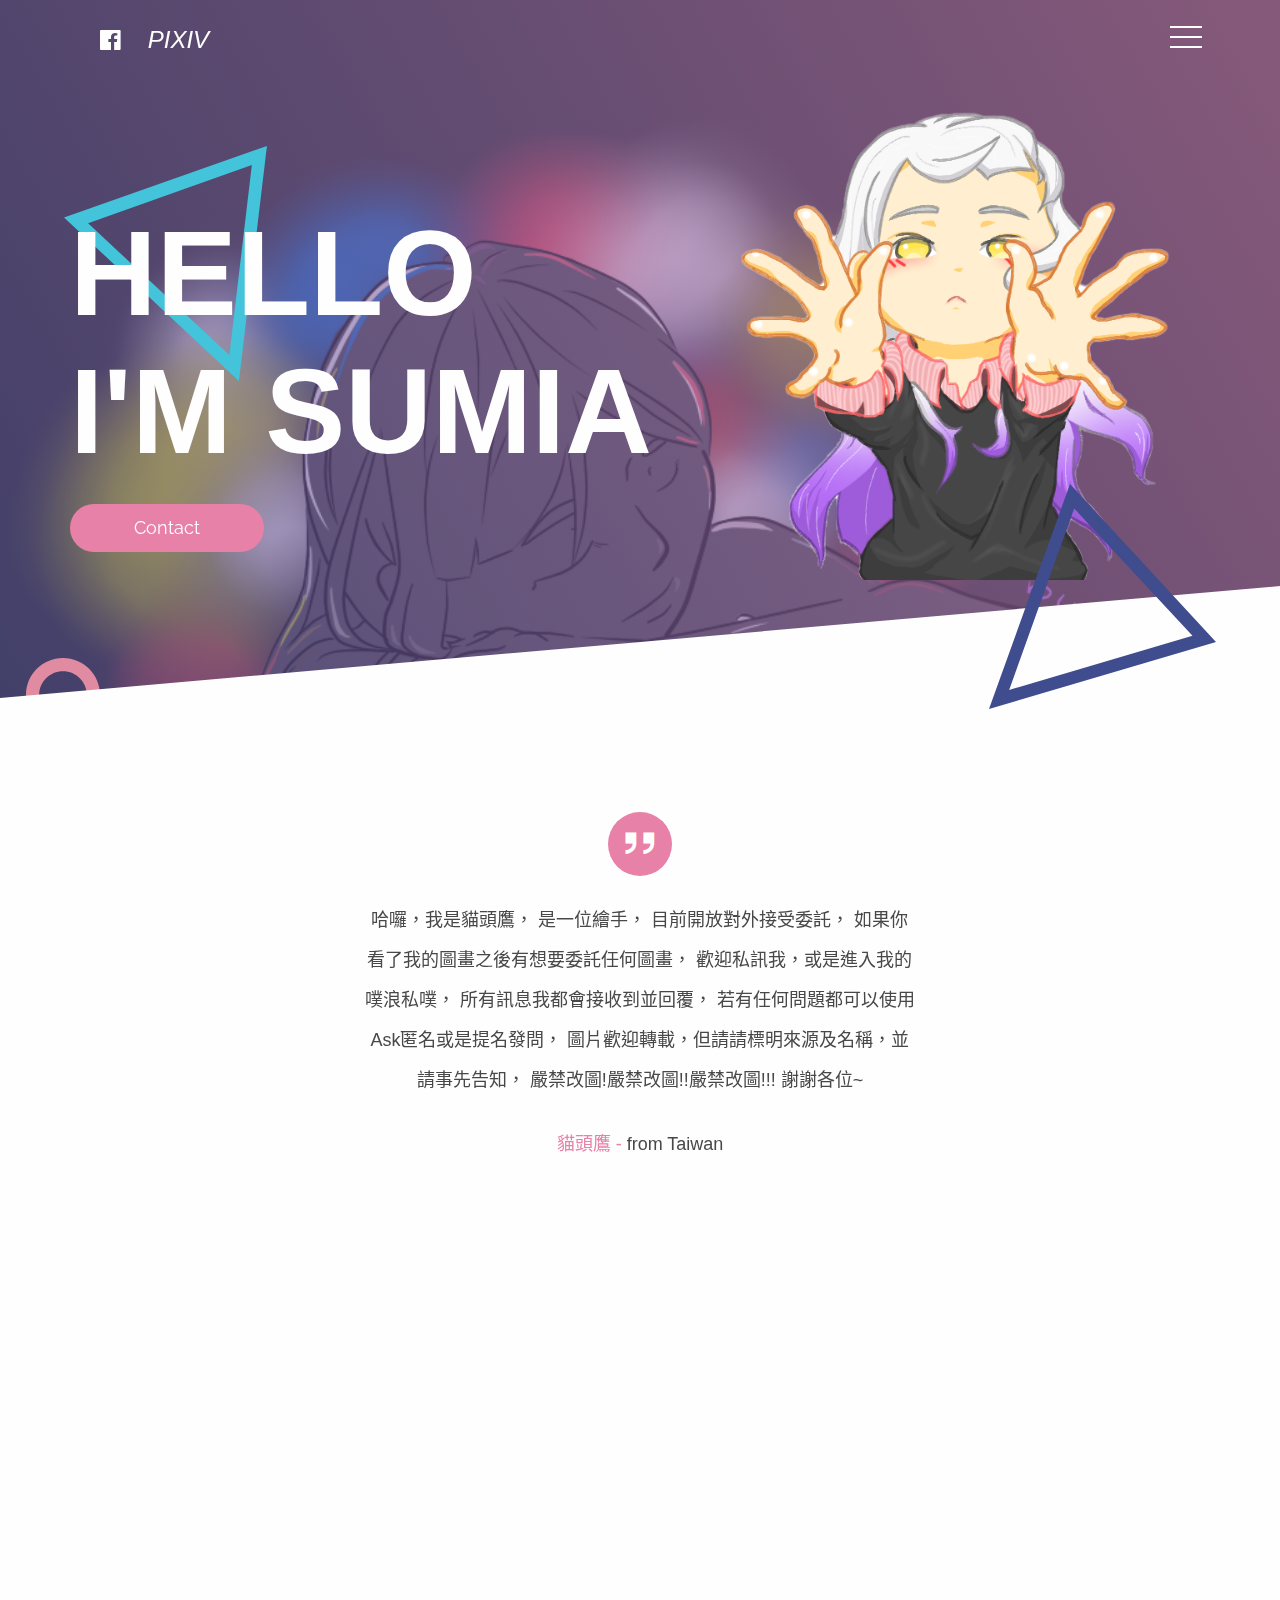
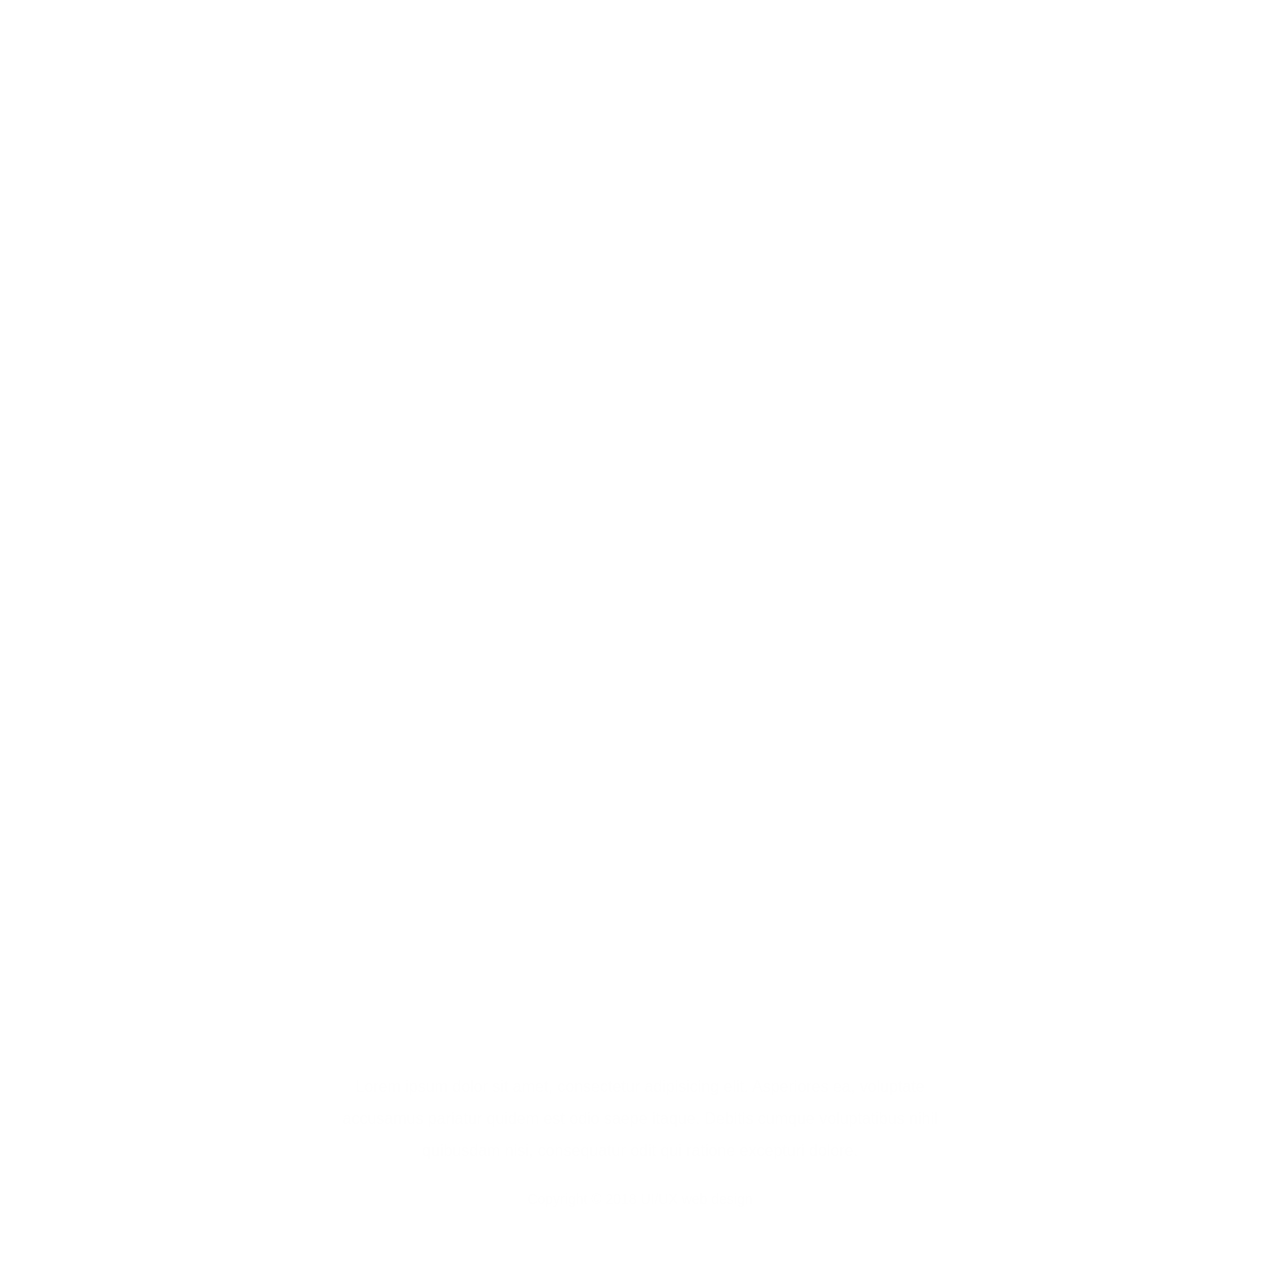
<file: index.html>
<!DOCTYPE html>
<html lang="zh-TW">
<head>
	<meta charset="UTF-8">
	<title>Sumia's resume</title>
	<meta name="viewport" content="width=device-width, initial-scale=1.0, user-scalable=0">
	<link rel="icon" type="image/x-icon" href="images/favicon.ico" />
	<!-- CSS -->
	<link rel="stylesheet" href="https://use.fontawesome.com/releases/v5.1.0/css/all.css" integrity="sha384-lKuwvrZot6UHsBSfcMvOkWwlCMgc0TaWr+30HWe3a4ltaBwTZhyTEggF5tJv8tbt"
    crossorigin="anonymous">
	<link rel="stylesheet" href="css/base.css">
	<link rel="stylesheet" href="css/layout.css">
	<link rel="stylesheet" href="css/animate.css">
	<link rel="stylesheet" href="css/jquery.fancybox.css">
	<link rel="stylesheet" href="css/component.css">
</head>
<body>
	<div class="wrapper">

		<!-- Start bg -->
		<div class="bg"></div>
		<!-- End bg -->

		<!-- Strat header -->
		<header class="header js-header">
			<div class="container">
				<div class="navbar navbar--collapse u-clearfix">
					<div class="social-bar navbar__social-bar">
						<a href="https://www.facebook.com/OwlFukurouYui/" target="_blank" class="icon-btn" style="width: 64px;">
							<i class="icon icon-facebook-official"></i>
						</a>
						<a href="#" class="icon-btn" style="width: 64px;">
							<i class="icon">PIXIV</i>
						</a>
					</div>
					<div class="nav navbar__nav">
						<a href="#popup-overlay" class="menu-toggle">
							<span></span>
							<span></span>
							<span></span>
						</a>
						<div id="popup-overlay" class="popup-menu">
							<div class="container">
								<div class="u-clearfix">
									<a href="#" class="popup-menu__close">
										<span></span>
										<span></span>
									</a>
								</div>
								<ul>
									<li><a href="#about" class="popup-menu__item">ABOUT</a></li>
									<!-- <li><a href="#skill" class="popup-menu__item">SKILL</a></li>
									<li><a href="#experience" class="popup-menu__item">EXPERIENCE</a></li> -->
									<li><a href="#work" class="popup-menu__item">MY WORK</a></li>
									<li><a href="#contact" class="popup-menu__item">CONTACT</a></li>
								</ul>
								
							</div>
								
						</div>
					</div>
				</div>
			</div>
		</header>
		<!-- End header -->

		<!-- Strat main -->
		<section class="main">

			<!-- Start about -->
			<div id="about" class="hero">
				<img class="graphic_001 u-xs-hidden" data-stellar-ratio="1.5" src="images/parallax_graphic/tri-blue.svg" alt="">
				<img class="graphic_002" data-stellar-ratio="1.5"  src="images/parallax_graphic/cir-pink-sm.svg" alt="">
				<div class="hero__bg"></div>
				<div class="container">
					<div class="hero__content wow bounceInLeft">
						<h1 class="hero__heading">HELLO<br>I'M SUMIA</h1>
						<a href="#contact" class="btn btn--primary btn--md">Contact</a>
					</div>
				</div>
			</div>
			<!-- End about -->
	
			<!-- Start quote -->
			<div class="quote bg-color-white lean-bg--top lean-bg--no-margin">
				<img class="graphic_003 u-xs-hidden" data-stellar-ratio="1.5" src="images/parallax_graphic/tri-purple.svg" alt="">
				<img class="graphic_004 u-xs-hidden" data-stellar-ratio="1.5" src="images/parallax_graphic/dot-blue.svg" alt="">
				<div class="container">
					<div class="row">
						<div class="col-sm-6 col-sm-push-3">
							<div class="quote__content">
								<div class="quote__icon">
									<i class="icon-quote-right"></i>
								</div>
								<p class="quote__text">哈囉，我是貓頭鷹，
										是一位繪手，
										目前開放對外接受委託，
										如果你看了我的圖畫之後有想要委託任何圖畫，
										歡迎私訊我，或是進入我的噗浪私噗，
										所有訊息我都會接收到並回覆，
										若有任何問題都可以使用Ask匿名或是提名發問，
										圖片歡迎轉載，但請請標明來源及名稱，並請事先告知，
										嚴禁改圖!嚴禁改圖!!嚴禁改圖!!!
										謝謝各位~</p>
								<div class="quote__name"><span>貓頭鷹 - </span>from Taiwan</div>
							</div>
						</div>
					</div>			
				</div>
			</div>
			<!-- End quote -->

			<!-- Start skill -->
			<div id="skill" class="skill bg-color-white ">
				<img class="graphic_005" data-stellar-ratio="1.5" src="images/parallax_graphic/cir-pink-md.svg" alt="">
				<img class="graphic_006" data-stellar-ratio="1.5" src="images/parallax_graphic/dot-grey.svg" alt="">
				<div class="container">
					<h2 class="subtitle u-text-center wow bounceInUp">SKILL</h2>
					<div class="skill-group">
						<div class="row">
							<div class="col-sm-6">
								<div class="skill-card wow bounceInUp">
									<div class="skill-card__inner">
										<h4 class="skill-card__title">畫像繪製</h4>
										<p class="skill-card__text">Lorem ipsum dolor sit amet, consectetur adipisicing elit. Consequuntur fugit earum harum, ex inventore quibusdam, eius ad corporis laborum officia.</p>
									</div>
									<!-- <div class="skill-card__icon">
										<img class="image" src="images/skill_icon/html-icon.png" alt="">
									</div> -->
								</div>
							</div>
							<div class="col-sm-6">
								<div class="skill-card wow bounceInUp" data-wow-delay="0.5s">
									<div class="skill-card__inner">
										<h4 class="skill-card__title">背景圖</h4>
										<p class="skill-card__text">Lorem ipsum dolor sit amet, consectetur adipisicing elit. Consequuntur fugit earum harum, ex inventore quibusdam, eius ad corporis laborum officia.</p>
									</div>
									<!-- <div class="skill-card__icon">
										<img class="image" src="images/skill_icon/css-icon.png" alt="">
									</div> -->
								</div>
							</div>
						</div>	
						<div class="row">
							<div class="col-sm-6">
								<div class="skill-card wow bounceInUp" data-wow-delay="1s">
									<div class="skill-card__inner">
										<h4 class="skill-card__title">商標</h4>
										<p class="skill-card__text">Lorem ipsum dolor sit amet, consectetur adipisicing elit. Consequuntur fugit earum harum, ex inventore quibusdam, eius ad corporis laborum officia.</p>
									</div>
									<!-- <div class="skill-card__icon">
										<img class="image" src="images/skill_icon/sketch-icon.png" alt="">
									</div> -->
								</div>
							</div>
							<div class="col-sm-6">
								<div class="skill-card wow bounceInUp" data-wow-delay="1.5s">
									<div class="skill-card__inner">
										<h4 class="skill-card__title">客製化圖樣</h4>
										<p class="skill-card__text">Lorem ipsum dolor sit amet, consectetur adipisicing elit. Consequuntur fugit earum harum, ex inventore quibusdam, eius ad corporis laborum officia.</p>
									</div>
									<!-- <div class="skill-card__icon">
										<img class="image" src="images/skill_icon/ai-icon.png" alt="">
									</div> -->
								</div>
							</div>
						</div>
					</div>
				</div>
			</div>
			<!-- End skill -->

			<!-- Start experience -->
			<!-- <div id="experience" class="experience">
				<img class="graphic_007 u-xs-hidden" data-stellar-ratio="1.5" src="images/parallax_graphic/cir-purple-lg.svg" alt="">
				<img class="graphic_008" data-stellar-ratio="1.5" src="images/parallax_graphic/dot-grey.svg" alt="">
				<img class="graphic_009" data-stellar-ratio="1.5" src="images/parallax_graphic/cir-pink-sm.svg" alt="">
				<img class="graphic_010 u-xs-hidden" data-stellar-ratio="1.5" src="images/parallax_graphic/dot-blue.svg" alt="">
				<div class="container">
					<h2 class="subtitle u-text-center color-white wow bounceInUp">EXPERIENCE</h2>
					<div class="timeline-group">
						<div class="timeline"></div>
						<div class="timeline-cards">
							<div class="timeline-cards__row">
								<div class="timeline-card wow bounceInUp">
									<p class="timeline-card__text">Lorem ipsum dolor sit amet, consectetur adipisicing elit. Eius tempora aliquid, ab totam quidem voluptate molestiae. Ex distinctio illo perferendis.</p>
								</div>
							</div>
							<div class="timeline-cards__row">
								<div class="timeline-card wow bounceInUp">
									<p class="timeline-card__text">Lorem ipsum dolor sit amet, consectetur adipisicing elit. Eius tempora aliquid, ab totam quidem voluptate molestiae. Ex distinctio illo perferendis.</p>
								</div>
							</div>
							<div class="timeline-cards__row">
								<div class="timeline-card wow bounceInUp">
									<p class="timeline-card__text">Lorem ipsum dolor sit amet, consectetur adipisicing elit. Eius tempora aliquid, ab totam quidem voluptate molestiae. Ex distinctio illo perferendis.</p>
								</div>
							</div>
							<div class="timeline-cards__row">
								<div class="timeline-card wow bounceInUp">
									<p class="timeline-card__text">Lorem ipsum dolor sit amet, consectetur adipisicing elit. Eius tempora aliquid, ab totam quidem voluptate molestiae. Ex distinctio illo perferendis.</p>
								</div>
							</div>
							<div class="timeline-cards__row">
								<div class="timeline-card wow bounceInUp">
									<p class="timeline-card__text">Lorem ipsum dolor sit amet, consectetur adipisicing elit. Eius tempora aliquid, ab totam quidem voluptate molestiae. Ex distinctio illo perferendis.</p>
								</div>
							</div>
						</div>
					</div>
				</div>
			</div> -->
			<!-- End experience -->

			<!-- Start work -->
			<div id="work" class="work bg-color-white lean-bg--top lean-bg--bottom">
				<img class="graphic_011" data-stellar-ratio="1.5" src="images/parallax_graphic/cir-pink-lg.svg" alt="">
				<img class="graphic_012" data-stellar-ratio="1.5" src="images/parallax_graphic/dot-grey.svg" alt="">
				<img class="graphic_013" data-stellar-ratio="1.5" src="images/parallax_graphic/tri-blue.svg" alt="">
				<img class="graphic_014 u-xs-hidden" data-stellar-ratio="1.5" src="images/parallax_graphic/cir-purple-md.svg" alt="">
				<img class="graphic_015" data-stellar-ratio="1.5" src="images/parallax_graphic/dot-grey.svg" alt="">
				<img class="graphic_016" data-stellar-ratio="1.5" src="images/parallax_graphic/cir-pink-md.svg" alt="">
				<img class="graphic_017" data-stellar-ratio="1.5" src="images/parallax_graphic/dot-blue.svg" alt="">
				<img class="graphic_018" data-stellar-ratio="1.5" src="images/parallax_graphic/cir-pink-sm.svg" alt="">
				<img class="graphic_019" data-stellar-ratio="1.5" src="images/parallax_graphic/tri-purple.svg" alt="">
				<div class="container">
					<h2 class="subtitle u-text-center wow bounceInUp">MY WORKS</h2>
					<div class="work-list">
						<div class="work-item wow fadeInUp">
							<div class="row">
								<div class="col-sm-6 col-sm-push-5">
									<div class="imgbox">
										<a href="picture/59099234_p0.png" data-fancybox="group">
											<div class="imgbox__inner imgbox__inner--4-3">
												<div class="image" style="background-image: url('picture/59099234_p0.png');"></div>
											</div>
										</a>
									</div>
								</div>
								<div class="col-sm-4 col-sm-pull-5">
									<div class="work-item__text work-item__text--right">
										<h3 class="work-item__title work-item__title--left">仰ぎ見る</h3>
										<p class="work-item__intro">Lorem ipsum dolor sit amet, consectetur adipisicing elit. Repellendus quisquam reprehenderit perspiciatis minima unde rerum magnam, sit tenetur odio? Est!</p>
										<a href="#" class="text-btn text-btn--primary text-btn--lg">Show project</a>
									</div>
								</div>
							</div>
						</div>
						<div class="work-item wow fadeInUp">
							<div class="row">
								<div class="col-sm-6 col-sm-push-1">
									<div class="imgbox">
										<a href="picture/59364881_p0.png" data-fancybox="group">
											<div class="imgbox__inner imgbox__inner--4-3">
												<div class="image" style="background-image: url('picture/59364881_p0.png');"></div>
											</div>
										</a>
									</div>
								</div>
								<div class="col-sm-4 col-sm-push-1">
									<div class="work-item__text">
										<h3 class="work-item__title work-item__title--right">束縛</h3>
										<p class="work-item__intro">Lorem ipsum dolor sit amet, consectetur adipisicing elit. Repellendus quisquam reprehenderit perspiciatis minima unde rerum magnam, sit tenetur odio? Est!</p>
										<a href="#" class="text-btn text-btn--primary text-btn--lg">Show project</a>
									</div>
								</div>
							</div>
						</div>
						<div class="work-item wow fadeInUp">
							<div class="row">
								<div class="col-sm-6 col-sm-push-6">
									<div class="imgbox">
										<a href="picture/60309922_p0_master1200.jpg" data-fancybox="group">
											<div class="imgbox__inner imgbox__inner--4-3">
												<div class="image" style="background-image: url('picture/60309922_p0_master1200.jpg');"></div>
											</div>
										</a>
									</div>
								</div>
								<div class="col-sm-4 col-sm-pull-5">
									<div class="work-item__text">
										<h3 class="work-item__title work-item__title--right">ハグ</h3>
										<p class="work-item__intro">Lorem ipsum dolor sit amet, consectetur adipisicing elit. Repellendus quisquam reprehenderit perspiciatis minima unde rerum magnam, sit tenetur odio? Est!</p>
										<a href="#" class="text-btn text-btn--primary text-btn--lg">Show project</a>
									</div>
								</div>
							</div>
						</div>
						<div class="work-item wow fadeInUp">
							<div class="row">
								<div class="col-sm-6 col-sm-push-1">
									<div class="imgbox">
										<a href="picture/61032636_p0_master1200.jpg" data-fancybox="group">
											<div class="imgbox__inner imgbox__inner--4-3">
												<div class="image" style="background-image: url('picture/61032636_p0_master1200.jpg');"></div>
											</div>
										</a>
									</div>
								</div>
								<div class="col-sm-4 col-sm-push-1">
									<div class="work-item__text">
										<h3 class="work-item__title">髪を結ぶ</h3>
										<p class="work-item__intro">Lorem ipsum dolor sit amet, consectetur adipisicing elit. Repellendus quisquam reprehenderit perspiciatis minima unde rerum magnam, sit tenetur odio? Est!</p>
										<a href="#" class="text-btn text-btn--primary text-btn--lg">Show project</a>
									</div>
								</div>
							</div>
						</div>
						<div class="work-item wow fadeInUp">
							<div class="row">
								<div class="col-sm-6 col-sm-push-5">
									<div class="imgbox">
										<a href="picture/62870219_p0.png" data-fancybox="group">
											<div class="imgbox__inner imgbox__inner--4-3">
												<div class="image" style="background-image: url('picture/62870219_p0.png');"></div>
											</div>
										</a>
									</div>
								</div>
								<div class="col-sm-4 col-sm-pull-5">
									<div class="work-item__text work-item__text--right">
										<h3 class="work-item__title work-item__title--left">うさぎは好きです</h3>
										<p class="work-item__intro">Lorem ipsum dolor sit amet, consectetur adipisicing elit. Repellendus quisquam reprehenderit perspiciatis minima unde rerum magnam, sit tenetur odio? Est!</p>
										<a href="#" class="text-btn text-btn--primary text-btn--lg">Show project</a>
									</div>
								</div>
							</div>
						</div>
						<div class="work-item wow fadeInUp">
								<div class="row">
									<div class="col-sm-6 col-sm-push-5">
										<div class="imgbox">
											<a href="picture/59222046_p0.png" data-fancybox="group">
												<div class="imgbox__inner imgbox__inner--4-3">
													<div class="image" style="background-image: url('picture/59222046_p0.png');"></div>
												</div>
											</a>
										</div>
									</div>
									<div class="col-sm-4 col-sm-pull-5">
										<div class="work-item__text work-item__text--right">
											<h3 class="work-item__title work-item__title--left">JUMP!★</h3>
											<p class="work-item__intro">Lorem ipsum dolor sit amet, consectetur adipisicing elit. Repellendus quisquam reprehenderit perspiciatis minima unde rerum magnam, sit tenetur odio? Est!</p>
											<a href="#" class="text-btn text-btn--primary text-btn--lg">Show project</a>
										</div>
									</div>
								</div>
							</div>
					</div>
					<div class="btn-group btn-group--center">
						<a href="https://www.facebook.com/OwlFukurouYui/" target="_blank" class="btn btn--secondary btn--md wow bounceIn">更多作品</a>
					</div>
				</div>
			</div>
			<!-- End work -->

			<!-- Start contact -->
			<div id="contact" class="contact">
				<img class="graphic_020" data-stellar-ratio="1.5" src="images/parallax_graphic/dot-grey.svg" alt="">
				<img class="graphic_021" data-stellar-ratio="1.5" src="images/parallax_graphic/cir-pink-sm.svg" alt="">
				<img class="graphic_022" data-stellar-ratio="1.5" src="images/parallax_graphic/tri-blue.svg" alt="">
				<img class="graphic_023 u-xs-hidden" data-stellar-ratio="1.5" src="images/parallax_graphic/dot-blue.svg" alt="">
				<img class="graphic_024" data-stellar-ratio="1.5" src="images/parallax_graphic/cir-purple-md.svg" alt="">
				<div class="container">
					<h2 class="subtitle u-text-center color-white wow bounceInUp">CONTACT</h2>
					<form action="" class="form wow fadeInUp">
						<label for="">Name</label>
						<input type="text">
						<div class="row">
							<div class="col-sm-6">
								<label for="">Phone</label>
								<input type="tel">
							</div>
							<div class="col-sm-6">
								<label for="">Email</label>
								<input type="email">
							</div>
						</div>
						<label for="">Message</label>
						<textarea name="" id="" cols="30" rows="10"></textarea>
						<div class="btn-group btn-group--center form__btn-group">
							<input type="submit" class="btn btn--primary btn--md" value="Send">
						</div>
					</form>
					<div class="divide-text wow fadeIn">or</div>
					<div class="info">
						<div class="info__email wow bounceInUp">
							<a href="mailTo:haha123@gmail.com">sumia8787@gmail.com</a>
						</div>
						<div class="info__phone wow bounceInUp">
							<a href="tel:0989123456">0987878787</a>
						</div>
						<div class="social-bar info__social-bar">
							<a href="#" class="icon-btn wow bounceIn" data-wow-delay="0.9s">
								<i class="icon icon-facebook-official"></i>
							</a>
						</div>
					</div>
				</div>
			</div>
			<!-- End contact -->
			
		</section>
		<!-- End main -->

		<!-- Start footer -->
		<footer class="footer">
			<div class="container">
				<p class="final-text">Lorem ipsum dolor sit amet, consectetur adipisicing elit. Asperiores ea, voluptate accusamus pariatur quidem est odio saepe itaque. Debitis cumque voluptatibus nihil quibusdam nisi, consequatur odit qui ratione excepturi dolore.</p>
				<p class="copyright">Copyright © 2018 UI/UX web design</p>
			</div>
		</footer>
		<!-- End footer -->

	</div>

	<!-- JS -->
	<script src="js/jquery-2.0.2.min.js"></script>
	<script src="js/wow.min.js"></script>
	<script src="js/jquery.fancybox.min.js"></script>
	<script src="js/jquery.stellar.min.js"></script>
	<script src="js/custom.js"></script>
</body>
</html>
</file>
<file: css/layout.css>
/*
 * You can say something about your file if you need it!
 */
/*-------------------------*/
/* $Catalog 
---------------------------*/
/** 
 * Catalog
 * Grid
**/

/*-------------------------*/
/* $Grid 
---------------------------*/
/*!
 * Bootstrap v3.3.7 (http://getbootstrap.com)
 * Copyright 2011-2016 Twitter, Inc.
 * Licensed under MIT (https://github.com/twbs/bootstrap/blob/master/LICENSE)
 */
.container {
  margin-right: auto;
  margin-left: auto;
  padding-left: 16px;
  padding-right: 16px;
  max-width: 1172px;
}
.container-fluid {
  margin-right: auto;
  margin-left: auto;
  padding-left: 16px;
  padding-right: 16px;
}
.row {
  margin-left: -16px;
  margin-right: -16px;
}
.col-xs-1, .col-sm-1, .col-md-1, .col-lg-1, .col-xs-2, .col-sm-2, .col-md-2, .col-lg-2, .col-xs-3, .col-sm-3, .col-md-3, .col-lg-3, .col-xs-4, .col-sm-4, .col-md-4, .col-lg-4, .col-xs-5, .col-sm-5, .col-md-5, .col-lg-5, .col-xs-6, .col-sm-6, .col-md-6, .col-lg-6, .col-xs-7, .col-sm-7, .col-md-7, .col-lg-7, .col-xs-8, .col-sm-8, .col-md-8, .col-lg-8, .col-xs-9, .col-sm-9, .col-md-9, .col-lg-9, .col-xs-10, .col-sm-10, .col-md-10, .col-lg-10, .col-xs-11, .col-sm-11, .col-md-11, .col-lg-11, .col-xs-12, .col-sm-12, .col-md-12, .col-lg-12 {
  position: relative;
  min-height: 1px;
  padding-left: 16px;
  padding-right: 16px;
}
.col-xs-1, .col-xs-2, .col-xs-3, .col-xs-4, .col-xs-5, .col-xs-6, .col-xs-7, .col-xs-8, .col-xs-9, .col-xs-10, .col-xs-11, .col-xs-12 {
  float: left;
}
.col-xs-12 {
  width: 100%;
}
.col-xs-11 {
  width: 91.66666667%;
}
.col-xs-10 {
  width: 83.33333333%;
}
.col-xs-9 {
  width: 75%;
}
.col-xs-8 {
  width: 66.66666667%;
}
.col-xs-7 {
  width: 58.33333333%;
}
.col-xs-6 {
  width: 50%;
}
.col-xs-5 {
  width: 41.66666667%;
}
.col-xs-4 {
  width: 33.33333333%;
}
.col-xs-3 {
  width: 25%;
}
.col-xs-2 {
  width: 16.66666667%;
}
.col-xs-1 {
  width: 8.33333333%;
}
.col-xs-pull-12 {
  right: 100%;
}
.col-xs-pull-11 {
  right: 91.66666667%;
}
.col-xs-pull-10 {
  right: 83.33333333%;
}
.col-xs-pull-9 {
  right: 75%;
}
.col-xs-pull-8 {
  right: 66.66666667%;
}
.col-xs-pull-7 {
  right: 58.33333333%;
}
.col-xs-pull-6 {
  right: 50%;
}
.col-xs-pull-5 {
  right: 41.66666667%;
}
.col-xs-pull-4 {
  right: 33.33333333%;
}
.col-xs-pull-3 {
  right: 25%;
}
.col-xs-pull-2 {
  right: 16.66666667%;
}
.col-xs-pull-1 {
  right: 8.33333333%;
}
.col-xs-pull-0 {
  right: auto;
}
.col-xs-push-12 {
  left: 100%;
}
.col-xs-push-11 {
  left: 91.66666667%;
}
.col-xs-push-10 {
  left: 83.33333333%;
}
.col-xs-push-9 {
  left: 75%;
}
.col-xs-push-8 {
  left: 66.66666667%;
}
.col-xs-push-7 {
  left: 58.33333333%;
}
.col-xs-push-6 {
  left: 50%;
}
.col-xs-push-5 {
  left: 41.66666667%;
}
.col-xs-push-4 {
  left: 33.33333333%;
}
.col-xs-push-3 {
  left: 25%;
}
.col-xs-push-2 {
  left: 16.66666667%;
}
.col-xs-push-1 {
  left: 8.33333333%;
}
.col-xs-push-0 {
  left: auto;
}
.col-xs-offset-12 {
  margin-left: 100%;
}
.col-xs-offset-11 {
  margin-left: 91.66666667%;
}
.col-xs-offset-10 {
  margin-left: 83.33333333%;
}
.col-xs-offset-9 {
  margin-left: 75%;
}
.col-xs-offset-8 {
  margin-left: 66.66666667%;
}
.col-xs-offset-7 {
  margin-left: 58.33333333%;
}
.col-xs-offset-6 {
  margin-left: 50%;
}
.col-xs-offset-5 {
  margin-left: 41.66666667%;
}
.col-xs-offset-4 {
  margin-left: 33.33333333%;
}
.col-xs-offset-3 {
  margin-left: 25%;
}
.col-xs-offset-2 {
  margin-left: 16.66666667%;
}
.col-xs-offset-1 {
  margin-left: 8.33333333%;
}
.col-xs-offset-0 {
  margin-left: 0%;
}
@media (min-width: 768px) {
  .col-sm-1, .col-sm-2, .col-sm-3, .col-sm-4, .col-sm-5, .col-sm-6, .col-sm-7, .col-sm-8, .col-sm-9, .col-sm-10, .col-sm-11, .col-sm-12 {
    float: left;
  }
  .col-sm-12 {
    width: 100%;
  }
  .col-sm-11 {
    width: 91.66666667%;
  }
  .col-sm-10 {
    width: 83.33333333%;
  }
  .col-sm-9 {
    width: 75%;
  }
  .col-sm-8 {
    width: 66.66666667%;
  }
  .col-sm-7 {
    width: 58.33333333%;
  }
  .col-sm-6 {
    width: 50%;
  }
  .col-sm-5 {
    width: 41.66666667%;
  }
  .col-sm-4 {
    width: 33.33333333%;
  }
  .col-sm-3 {
    width: 25%;
  }
  .col-sm-2 {
    width: 16.66666667%;
  }
  .col-sm-1 {
    width: 8.33333333%;
  }
  .col-sm-pull-12 {
    right: 100%;
  }
  .col-sm-pull-11 {
    right: 91.66666667%;
  }
  .col-sm-pull-10 {
    right: 83.33333333%;
  }
  .col-sm-pull-9 {
    right: 75%;
  }
  .col-sm-pull-8 {
    right: 66.66666667%;
  }
  .col-sm-pull-7 {
    right: 58.33333333%;
  }
  .col-sm-pull-6 {
    right: 50%;
  }
  .col-sm-pull-5 {
    right: 41.66666667%;
  }
  .col-sm-pull-4 {
    right: 33.33333333%;
  }
  .col-sm-pull-3 {
    right: 25%;
  }
  .col-sm-pull-2 {
    right: 16.66666667%;
  }
  .col-sm-pull-1 {
    right: 8.33333333%;
  }
  .col-sm-pull-0 {
    right: auto;
  }
  .col-sm-push-12 {
    left: 100%;
  }
  .col-sm-push-11 {
    left: 91.66666667%;
  }
  .col-sm-push-10 {
    left: 83.33333333%;
  }
  .col-sm-push-9 {
    left: 75%;
  }
  .col-sm-push-8 {
    left: 66.66666667%;
  }
  .col-sm-push-7 {
    left: 58.33333333%;
  }
  .col-sm-push-6 {
    left: 50%;
  }
  .col-sm-push-5 {
    left: 41.66666667%;
  }
  .col-sm-push-4 {
    left: 33.33333333%;
  }
  .col-sm-push-3 {
    left: 25%;
  }
  .col-sm-push-2 {
    left: 16.66666667%;
  }
  .col-sm-push-1 {
    left: 8.33333333%;
  }
  .col-sm-push-0 {
    left: auto;
  }
  .col-sm-offset-12 {
    margin-left: 100%;
  }
  .col-sm-offset-11 {
    margin-left: 91.66666667%;
  }
  .col-sm-offset-10 {
    margin-left: 83.33333333%;
  }
  .col-sm-offset-9 {
    margin-left: 75%;
  }
  .col-sm-offset-8 {
    margin-left: 66.66666667%;
  }
  .col-sm-offset-7 {
    margin-left: 58.33333333%;
  }
  .col-sm-offset-6 {
    margin-left: 50%;
  }
  .col-sm-offset-5 {
    margin-left: 41.66666667%;
  }
  .col-sm-offset-4 {
    margin-left: 33.33333333%;
  }
  .col-sm-offset-3 {
    margin-left: 25%;
  }
  .col-sm-offset-2 {
    margin-left: 16.66666667%;
  }
  .col-sm-offset-1 {
    margin-left: 8.33333333%;
  }
  .col-sm-offset-0 {
    margin-left: 0%;
  }
}
@media (min-width: 992px) {
  .col-md-1, .col-md-2, .col-md-3, .col-md-4, .col-md-5, .col-md-6, .col-md-7, .col-md-8, .col-md-9, .col-md-10, .col-md-11, .col-md-12 {
    float: left;
  }
  .col-md-12 {
    width: 100%;
  }
  .col-md-11 {
    width: 91.66666667%;
  }
  .col-md-10 {
    width: 83.33333333%;
  }
  .col-md-9 {
    width: 75%;
  }
  .col-md-8 {
    width: 66.66666667%;
  }
  .col-md-7 {
    width: 58.33333333%;
  }
  .col-md-6 {
    width: 50%;
  }
  .col-md-5 {
    width: 41.66666667%;
  }
  .col-md-4 {
    width: 33.33333333%;
  }
  .col-md-3 {
    width: 25%;
  }
  .col-md-2 {
    width: 16.66666667%;
  }
  .col-md-1 {
    width: 8.33333333%;
  }
  .col-md-pull-12 {
    right: 100%;
  }
  .col-md-pull-11 {
    right: 91.66666667%;
  }
  .col-md-pull-10 {
    right: 83.33333333%;
  }
  .col-md-pull-9 {
    right: 75%;
  }
  .col-md-pull-8 {
    right: 66.66666667%;
  }
  .col-md-pull-7 {
    right: 58.33333333%;
  }
  .col-md-pull-6 {
    right: 50%;
  }
  .col-md-pull-5 {
    right: 41.66666667%;
  }
  .col-md-pull-4 {
    right: 33.33333333%;
  }
  .col-md-pull-3 {
    right: 25%;
  }
  .col-md-pull-2 {
    right: 16.66666667%;
  }
  .col-md-pull-1 {
    right: 8.33333333%;
  }
  .col-md-pull-0 {
    right: auto;
  }
  .col-md-push-12 {
    left: 100%;
  }
  .col-md-push-11 {
    left: 91.66666667%;
  }
  .col-md-push-10 {
    left: 83.33333333%;
  }
  .col-md-push-9 {
    left: 75%;
  }
  .col-md-push-8 {
    left: 66.66666667%;
  }
  .col-md-push-7 {
    left: 58.33333333%;
  }
  .col-md-push-6 {
    left: 50%;
  }
  .col-md-push-5 {
    left: 41.66666667%;
  }
  .col-md-push-4 {
    left: 33.33333333%;
  }
  .col-md-push-3 {
    left: 25%;
  }
  .col-md-push-2 {
    left: 16.66666667%;
  }
  .col-md-push-1 {
    left: 8.33333333%;
  }
  .col-md-push-0 {
    left: auto;
  }
  .col-md-offset-12 {
    margin-left: 100%;
  }
  .col-md-offset-11 {
    margin-left: 91.66666667%;
  }
  .col-md-offset-10 {
    margin-left: 83.33333333%;
  }
  .col-md-offset-9 {
    margin-left: 75%;
  }
  .col-md-offset-8 {
    margin-left: 66.66666667%;
  }
  .col-md-offset-7 {
    margin-left: 58.33333333%;
  }
  .col-md-offset-6 {
    margin-left: 50%;
  }
  .col-md-offset-5 {
    margin-left: 41.66666667%;
  }
  .col-md-offset-4 {
    margin-left: 33.33333333%;
  }
  .col-md-offset-3 {
    margin-left: 25%;
  }
  .col-md-offset-2 {
    margin-left: 16.66666667%;
  }
  .col-md-offset-1 {
    margin-left: 8.33333333%;
  }
  .col-md-offset-0 {
    margin-left: 0%;
  }
}
@media (min-width: 1200px) {
  .col-lg-1, .col-lg-2, .col-lg-3, .col-lg-4, .col-lg-5, .col-lg-6, .col-lg-7, .col-lg-8, .col-lg-9, .col-lg-10, .col-lg-11, .col-lg-12 {
    float: left;
  }
  .col-lg-12 {
    width: 100%;
  }
  .col-lg-11 {
    width: 91.66666667%;
  }
  .col-lg-10 {
    width: 83.33333333%;
  }
  .col-lg-9 {
    width: 75%;
  }
  .col-lg-8 {
    width: 66.66666667%;
  }
  .col-lg-7 {
    width: 58.33333333%;
  }
  .col-lg-6 {
    width: 50%;
  }
  .col-lg-5 {
    width: 41.66666667%;
  }
  .col-lg-4 {
    width: 33.33333333%;
  }
  .col-lg-3 {
    width: 25%;
  }
  .col-lg-2 {
    width: 16.66666667%;
  }
  .col-lg-1 {
    width: 8.33333333%;
  }
  .col-lg-pull-12 {
    right: 100%;
  }
  .col-lg-pull-11 {
    right: 91.66666667%;
  }
  .col-lg-pull-10 {
    right: 83.33333333%;
  }
  .col-lg-pull-9 {
    right: 75%;
  }
  .col-lg-pull-8 {
    right: 66.66666667%;
  }
  .col-lg-pull-7 {
    right: 58.33333333%;
  }
  .col-lg-pull-6 {
    right: 50%;
  }
  .col-lg-pull-5 {
    right: 41.66666667%;
  }
  .col-lg-pull-4 {
    right: 33.33333333%;
  }
  .col-lg-pull-3 {
    right: 25%;
  }
  .col-lg-pull-2 {
    right: 16.66666667%;
  }
  .col-lg-pull-1 {
    right: 8.33333333%;
  }
  .col-lg-pull-0 {
    right: auto;
  }
  .col-lg-push-12 {
    left: 100%;
  }
  .col-lg-push-11 {
    left: 91.66666667%;
  }
  .col-lg-push-10 {
    left: 83.33333333%;
  }
  .col-lg-push-9 {
    left: 75%;
  }
  .col-lg-push-8 {
    left: 66.66666667%;
  }
  .col-lg-push-7 {
    left: 58.33333333%;
  }
  .col-lg-push-6 {
    left: 50%;
  }
  .col-lg-push-5 {
    left: 41.66666667%;
  }
  .col-lg-push-4 {
    left: 33.33333333%;
  }
  .col-lg-push-3 {
    left: 25%;
  }
  .col-lg-push-2 {
    left: 16.66666667%;
  }
  .col-lg-push-1 {
    left: 8.33333333%;
  }
  .col-lg-push-0 {
    left: auto;
  }
  .col-lg-offset-12 {
    margin-left: 100%;
  }
  .col-lg-offset-11 {
    margin-left: 91.66666667%;
  }
  .col-lg-offset-10 {
    margin-left: 83.33333333%;
  }
  .col-lg-offset-9 {
    margin-left: 75%;
  }
  .col-lg-offset-8 {
    margin-left: 66.66666667%;
  }
  .col-lg-offset-7 {
    margin-left: 58.33333333%;
  }
  .col-lg-offset-6 {
    margin-left: 50%;
  }
  .col-lg-offset-5 {
    margin-left: 41.66666667%;
  }
  .col-lg-offset-4 {
    margin-left: 33.33333333%;
  }
  .col-lg-offset-3 {
    margin-left: 25%;
  }
  .col-lg-offset-2 {
    margin-left: 16.66666667%;
  }
  .col-lg-offset-1 {
    margin-left: 8.33333333%;
  }
  .col-lg-offset-0 {
    margin-left: 0%;
  }
}
.u-clearfix:before,
.u-clearfix:after,
.container:before,
.container:after,
.container-fluid:before,
.container-fluid:after,
.row:before,
.row:after {
  content: " ";
  display: table;
}
.u-clearfix:after,
.container:after,
.container-fluid:after,
.row:after {
  clear: both;
}
</file>
<file: css/component.css>
/*
 * You can say something about your file if you need it!
 */
/*-------------------------*/
/* $Catalog 
---------------------------*/
/** 
 * Globel
 * Elements
 * Header
 * About
 * Quote
 * Skill
 * Experience
 * Work
 * Contact
 * Footer
 * Parallax graphic
**/


/*-------------------------*/
/* $Globel
---------------------------*/

/*-------------------------*/
/* $Elements
---------------------------*/

/* background 
---------------------*/
.bg{
    position: fixed;
    top: 0;
    left: 0;
    width: 100%;
    height: 100%;
    background-image: url("../13466524_866565180139445_575165373594472130_n.png");
    background-size: cover;
    background-position: center;
}
.bg:after{
    content: "";
    position: absolute;
    top: 0;
    left: 0;
    width: 100%;
    height: 100%;
    background: linear-gradient(60deg,#4e4f95,#c87db4);
    opacity: 0.6;
}
/* lean-bg
---------------------*/
.lean-bg--top:before,
.lean-bg--bottom:after{
    content: "";
    position: absolute;
    width: 100%;
    height: 180px;
    background-color: #fefefe;
}
@media (max-width: 768px){
    .lean-bg--top:before,
    .lean-bg--bottom:after{
        height: 80px;
    }
}
.lean-bg--top:before{
    top: 0;
    transform: skewY(-5deg) translateY(-50%);
}
.lean-bg--bottom:after{
    bottom: 0;
    transform: skewY(-5deg) translateY(50%);
}
.lean-bg--top{
    margin-top: 160px;
}
@media (max-width: 768px){
    .lean-bg--top{
        margin-top: 80px;
    }
}
.lean-bg--bottom{
    margin-bottom: 160px;
}
@media (max-width: 768px){
    .lean-bg--bottom{
        margin-bottom: 80px;
    }
}
.lean-bg--no-margin{
    margin: 0;
}
/* btn
---------------------*/
/* normal */
.btn{
    display: inline-block;
    vertical-align: top;
    position: relative;
    margin: 0;
    height: 36px;
    line-height: 36px;
    padding: 0 16px;
    min-width: 64px;
    box-sizing: border-box;
    font-size: 14px;
    text-align: center;
    font-weight: 500;
    font-family: 'Raleway', 'Helvetica', 'roboto', arial, sans-serif;
    letter-spacing: 0;
    text-decoration: none;
    background-color: #d1d2d3;
    border: 0;
    border-radius: 18px;
    outline: 0;
    cursor: pointer;
    overflow: hidden;
    user-select: none;
    user-drag: none;
    transition: all 0.3s;
}
.btn--primary,
.btn--secondary{
    color: #fefefe;
}
.btn.btn--primary{
    background-color: #e881a7;
}
.btn.btn--primary:hover,
.btn.btn--primary:active{
    background-color: #dd6488;
}
.btn.btn--secondary{
    background-color: inherit;
    border: 1px solid #e881a7;
    color: #e881a7;
}
.btn.btn--secondary:hover,
.btn.btn--secondary:active{
    background-color: #e881a7;
    color: #fefefe;
}
.btn.btn--lg{
    font-size: 20px;
    line-height: 56px;
    height: 56px;
    font-weight: 400;
    border-radius: 28px;
    padding: 0 64px;
}
.btn.btn--md{
    font-size: 18px;
    line-height: 48px;
    height: 48px;
    font-weight: 400;
    border-radius: 24px;
    padding: 0 64px;
}
.btn.btn--sm{
    font-size: 14px;
    line-height: 32px;
    height: 32px;
    font-weight: 400;
    border-radius: 16px;
    padding: 0 32px;
}
.btn-group .btn{
    margin-left: 8px;
    margin-right: 8px;
}
.btn-group--center{
    text-align: center;
}

/* icon btn */
.icon-btn{
    display: inline-block;
    width: 32px;
    height: 32px;
    line-height: 32px;
    font-size: 24px;
}
.icon-btn .icon{
    display: block;
    text-align: center;
    transition: all 0.3s;
}
.icon-btn .icon:hover{
    transform: translateY(-20%);
}
/* text btn */
.text-btn{
    display: inline-block;
    vertical-align: top;
    position: relative;
    margin: 0;
    box-sizing: border-box;
    font-size: 14px;
    font-weight: 400;
    font-family: 'Raleway', 'Helvetica', 'roboto', arial, sans-serif;
    letter-spacing: 0;
    text-decoration: none;
    color: #484848;
}
.text-btn.text-btn--primary{
    color: #e881a7;
}
.text-btn.text-btn--lg{
    font-size: 20px;
    line-height: 48px;
    height: 48px;
    font-weight: 900;
}
.text-btn.text-btn--lg:before{
    content: "";
    position: absolute;
    bottom: 0;
    left: 0;
    width: 0%;
    height: 2px;
    background-color: #e881a7;
    transition: all 0.3s;
}
.text-btn.text-btn--lg:hover:before{
    width: 100%;
}

/* image
---------------------*/
.image{
    width: 100%;
    display: block;
}

/* imgbox
---------------------*/
.imgbox{
    width: 100%;
    overflow: hidden;
}
.imgbox__inner{
    width: 100%;
    padding-top: 100%;
    position: relative;
}
.imgbox__inner.imgbox__inner--4-3{
    padding-top: calc(100% * 5/ 4);
}
.imgbox__inner .image{
    position: absolute;
    top: 0;
    left: 0;
    width: 100%;
    height: 100%;
    background-size: cover;
    background-position: center;
}
/*-------------------------*/
/* $Header
---------------------------*/
.header{
    position: fixed;
    top: 0;
    left: 0;
    width: 100%;
    z-index: 100;
    transition: all 0.3s;
}
.header--colored{
    background-color: #fefefe;
    box-shadow: 0 3px 5px rgba(0,0,0,0.1);
}
.header--colored .menu-toggle span{
    background-color: #e881a7;
}
.header--colored .navbar__social-bar .icon-btn{
    color: #e881a7;
}
/* navbar 
---------------------*/
.navbar{
}
.navbar--collapse{
    margin-right: -16px;
    margin-left: -16px;
}
.navbar__social-bar{
    padding: 24px;
    float: left;
}
@media (max-width: 768px){
    .navbar__social-bar{
        padding: 12px;
    }
}
.navbar__social-bar .icon-btn{
    color: #fefefe;
}
.navbar__nav{
    float: right;
}
/* menu-toggle 
---------------------*/
.menu-toggle{
    display: block;
    padding: 24px;
    padding-top: 26px;
}
@media (max-width: 768px){
    .menu-toggle{
        padding: 12px;
        padding-top: 16px;
    }
}
.menu-toggle span{
    display: block;
    height: 2px;
    width: 32px;
    background-color: #fefefe;
    margin-bottom: 8px;
    transition: all 0.3s;
}
.menu-toggle:hover span:nth-child(1){
    transform: translateX(-20%);
}
.menu-toggle:hover span:nth-child(3){
    transform: translateX(20%);
}

/* popup-menu 
---------------------*/
.popup-menu{
    position: fixed;
    top: 0;
    left: 0;
    width: 100%;
    height: 100%;
    background-color: #fefefe;
    transition: all 0.3s;
    opacity: 0;
    visibility: hidden;
}
#popup-overlay:target{
    opacity: 1;
    visibility: visible;
}
.popup-menu__close{
    padding: 24px;
    width: 80px;
    height: 80px;
    float: right;
    transition: all 0.3s;
    margin-right: -16px;
}
@media (max-width: 768px){
    .popup-menu__close{
        padding: 12px;
        width: 56px;
        height: 56px;
    }
}
.popup-menu__close:hover{
    transform: rotate(180deg);
}
.popup-menu__close span{
    width: 32px;
    height: 2px;
    background-color: #e881a7;
    position: absolute;
    top: 50%;
    left: 50%;
}
.popup-menu__close span:nth-child(1){
    transform: translate(-50%,-50%) rotate(45deg);
}
.popup-menu__close span:nth-child(2){
    transform: translate(-50%,-50%) rotate(-45deg);
}
.popup-menu__item{
    display: block;
    text-align: center;
    font-family: 'Raleway', 'Helvetica', 'roboto', arial, sans-serif;
    font-size: 40px;
    font-weight: 900;
    color: #484848;
    line-height: 80px;
    transition: all 0.3s;
}
@media (max-width: 768px){
    .popup-menu__item{
        font-size: 24px;
        line-height: 48px;
    }
}
.popup-menu__item:hover{
    color: #e881a7;
}
/*-------------------------*/
/* $About
---------------------------*/
.hero{
    padding-top: 20vh;
    padding-bottom: 20vh;
}
@media (max-width: 480px){
    .hero{
        padding-top: 80px;
        padding-bottom: 80px;
    }
}
.hero__heading{
    font-size: 120px;
    font-weight: 900;
    color: #fefefe;
}
@media (max-width: 768px){
    .hero__heading{
        font-size: 48px;
    }
}
.hero__bg{
    position: absolute;
    top: 80px;
    width: 100%;
    height: 100%;
    background-image: url("../68216807_p0去背.png");
    background-size: 500px;
    background-repeat: no-repeat;
    background-position: top right;
    left: 50%;
    transform: translateX(-50%);
    max-width: 1140px;
}
@media (max-width: 768px){
    .hero__bg{
        background-size: 480px;
    }
}
@media (max-width: 480px){
    .hero__bg{
        background-size: 320px;
    }
}

/*-------------------------*/
/* $Quote
---------------------------*/
.quote{
    padding-top: 80px;
    padding-bottom: 80px;
}
@media (max-width: 768px){
    .quote{
        padding-top: 40px;
        padding-bottom: 40px;
    }
} 
.quote__content{
    text-align: center;
    font-size: 18px;
    line-height: 40px;
    color: #484848;
}
.quote__icon{
    width: 64px;
    height: 64px;
    border-radius: 50%;
    background-color: #e881a7;
    text-align: center;
    line-height: 64px;
    font-size: 32px;
    color: #fefefe;
    margin-right: auto;
    margin-left: auto;
    margin-bottom: 24px;
}
.quote__text{
    text-align: center;
    font-size: 18px;
    line-height: 40px;
    margin-bottom: 24px;
}
.quote__name span{
    color: #e881a7;
}
/*-------------------------*/
/* $Skill
---------------------------*/
.skill{
    padding-top: 80px;
    padding-bottom: 80px;
}
@media (max-width: 768px){
    .skill{
        padding-top: 40px;
        padding-bottom: 40px;
    }
} 
.skill-group{
    padding-top: 80px;
    padding-bottom: 80px;
}
.skill-card{
    padding-left: 32px;
    margin-bottom: 32px;
}
.skill-card__inner{
    background-color: #fefefe;
    border-radius: 4px;
    box-shadow: 0 3px 10px rgba(0,0,0,0.5);
    padding: 24px;
    padding-left: 48px;
}
.skill-card__title{
    color: #e881a7;
    font-family: 'Raleway','Helvetica', 'roboto', arial, sans-serif;
    margin-top: 0;
    margin-bottom: 8px;
}
.skill-card__text{
    margin: 0;
}
.skill-card__icon{
    width: 64px;
    height: 64px;
    border-radius: 50%;
    box-shadow: 0 3px 10px rgba(0,0,0,0.5);
    position: absolute;
    left: 0;
    top: 50%;
    transform: translateY(-50%);
    background-color: #f3f4f5;
}
.skill-card__icon .image{
    position: absolute;
    top: 50%;
    left: 50%;
    transform: translate(-50%,-50%);
    max-width: 60%;
    max-height: 60%;
}
@media (max-width: 768px){
    .skill-card__icon{
        top: 0;
        left: 50%;
        transform: translate(-50%,-50%);
    }
    .skill-card{
        padding: 0;
        margin-top: 48px;
    }
    .skill-card__inner{
        padding: 24px;
        padding-top: 48px;
    }
    .skill-group{
        padding-bottom: 0;
    }
}
/*-------------------------*/
/* $Experience
---------------------------*/
.experience{
    padding-top: 80px;
    padding-bottom: 80px;
}
@media(max-width: 768px){
    .experience{
        padding-top: 40px;
        padding-bottom: 40px;
    }
}
/* timeline
---------------------*/
.timeline-group{
    max-width: 960px;
    margin-right: auto;
    margin-left: auto;
    margin-top: 120px;
}
.timeline{
    width: 4px;
    height: 100%;
    background-color: #e881a7;
    position: absolute;
    top: 0;
    left: 50%;
    transform: translateX(-50%);
    box-shadow: 0 3px 10px rgba(0,0,0,0.5);
}
.timeline-cards__row:nth-child(odd){
    display: flex;
    justify-content: flex-start;
}
.timeline-cards__row:nth-child(even){
    display: flex;
    justify-content: flex-end;
}
.timeline-card{
    padding: 24px;
    background-color: #fefefe;
    border-radius: 4px;
    width: calc(50% - 24px);
    box-shadow: 0 3px 10px rgba(0,0,0,0.5);
}
.timeline-card:before{
    content: "";
    width: 16px;
    height: 16px;
    border-radius: 50%;
    box-shadow: 0 3px 10px rgba(0,0,0,0.5);
    background-color: #e881a7;
    position: absolute;
    top: 50%;
}
.timeline-cards__row:nth-child(odd) > :before{
    transform: translate(50%,-50%);
    right: -24px;
}
.timeline-cards__row:nth-child(even) > :before{
    transform: translate(-50%,-50%);
    left: -24px;
}
.timeline-card__text{
    margin: 0;
}
@media (max-width: 768px){
    .timeline{
        left: 0;
    }
    .timeline-card{
        width: calc(100% - 24px);
        margin-bottom: 24px;
    }
    .timeline-cards__row:last-child .timeline-card{
        margin-bottom: 0;
    }
    .timeline-cards__row:nth-child(odd){
        justify-content: flex-end;
    }
    .timeline-cards__row:nth-child(odd) > :before{
        transform: translate(-50%,-50%);
        left: -24px;
    }
}
/*-------------------------*/
/* $Work
---------------------------*/
.work{
    padding-top: 80px;
    padding-bottom: 120px;
}
@media (max-width: 768px){
    .work{
        padding-top: 40px;
        padding-bottom: 80px;
    }
}
/* work-list
---------------------*/
.work-list{
    padding-top: 80px;
}
.work-item{
    margin-bottom: 160px;
}
.work-item__text{
    padding-top: 24px;
}
.work-item__text--right{
    text-align: right;
}
.work-item__title{
    font-size: 40px;
    font-family: 'Raleway', 'Helvetica', 'roboto', arial, sans-serif;
    color: #484848;
}
.work-item__title--right{
    margin-right: -80px;
}
.work-item__title--left{
    margin-left: -80px;
}
.work-item__intro{
    font-size: 16px;
    line-height: 32px;
}
@media(max-width: 768px){
    .work-item{
        margin-bottom: 48px;
    }
    .work-item__text--right{
        text-align: left;
    }
    .work-item__title{
        font-size: 24px;
        line-height: 32px;
        margin-top: 0;
        margin-bottom: 8px;
    }
    .work-item__title--right{
        margin-right: 0;
    }
    .work-item__title--left{
        margin-left: 0;
    }
}
/*-------------------------*/
/* $Contact
---------------------------*/
.contact{
    padding-top: 80px;
    padding-bottom: 80px;
}
@media (max-width: 768px){
    .contact{
        padding-top: 40px;
        padding-bottom: 40px;
    }
}
/* form
---------------------*/
.form{
    max-width: 600px;
    margin-right: auto;
    margin-left: auto;
}
.form input[type="text"],
.form input[type="tel"],
.form input[type="email"],
.form textarea{
    padding: 8px 16px;
    display: inline-block;
    border: 1px solid #cdcdcd;
    border-radius: 4px;
    vertical-align: middle;
    box-sizing: border-box;
    width: 100%;
    margin-bottom: 16px;
    background-color: inherit;
    color: #fefefe;
}
.form textarea{
    resize: none;
}
.form input[type="text"]:focus,
.form input[type="tel"]:focus,
.form input[type="email"]:focus,
.form textarea:focus{
    outline: 0;
    border: 1px solid #e881a7;
}
.form label{
    margin-bottom: 8px;
    display: inline-block;
    vertical-align: middle;
    color: #fefefe;
}
.form__btn-group{
    margin-top: 32px;
}

/* divide-text
---------------------*/
.divide-text{
    text-align: center;
    margin-top: 80px;
    margin-bottom: 80px;
    font-size: 28px;
    line-height: 32px;
    color: #fefefe;
}

/* info
---------------------*/
.info{
    text-align: center;
}
.info__email{
    margin-bottom: 16px;
}
.info__email a{
    color: #e881a7;
    font-size: 18px;
    font-weight: 400;
}
.info__phone{
    margin-bottom: 16px;
}
.info__phone a{
    color: #fefefe;
    font-size: 24px;
    font-weight: 400;
}
.info__social-bar .icon-btn{
    color: #e881a7;
}


/*-------------------------*/
/* $footer
---------------------------*/
.footer{
    padding-top: 40px;
    padding-bottom: 40px;
}
.final-text{
    text-align: center;
    max-width: 600px;
    margin-right: auto;
    margin-left: auto;
    color: #fefefe;
}
.copyright{
    text-align: center;
    color: #fefefe;
    font-size: 14px;
}


/*-------------------------*/
/* $parallax graphic
---------------------------*/
[class^="graphic_"]{
    position: absolute;
}
@media (max-width: 768px){
    [class^="graphic_"]{
        transform: scale(0.5);
    }
}
.graphic_001{top: 20%;left: 5%;}
.graphic_002{bottom: 0%;left: 2%;}
.graphic_003{top: -120%;right: 5%;}
.graphic_004{top: -30%;right: 20%;}
.graphic_005{bottom: 20%;left: 5%;}
.graphic_006{bottom: 50%;left: -5%;}
.graphic_007{top: -30%;right: -5%;}
.graphic_008{top: 10%;right: 10%;}
.graphic_009{bottom: 50%;left: 5%;}
.graphic_010{bottom: -10%;right: 20%;}
.graphic_011{top: 5%;left: -5%;}
.graphic_012{top: 12%;left: 5%;}
.graphic_013{top: 35%;right: 10%;}
.graphic_014{top: 50%;left: 10%;}
.graphic_015{top: 57%;left: 5%;}
.graphic_016{top: 71%;right: 10%;}
.graphic_017{top: 70%;right: 5%;}
.graphic_018{top: 84%;left: 5%;}
.graphic_019{top: 90%;left: 20%;}
.graphic_020{top: 0%;right: 20%;}
.graphic_021{top: 30%;left: 10%;}
.graphic_022{top: 35%;left: 10%;}
.graphic_023{top: 87%;right: 15%;}
.graphic_024{top: 70%;right: 10%;}
</file>
<file: css/base.css>
/*
 * You can say something about your file if you need it!
 */
/*-------------------------*/
/* $Catalog 
---------------------------*/
/** 
 * Catalog
 * Font import
 * Reset
 * Color
 * Typography
 * Icons
 * Utility
**/


/*-------------------------*/
/* $Font import 
---------------------------*/
@import url('https://fonts.googleapis.com/css?family=Raleway:400,900');

/*-------------------------*/
/* $Reset 
---------------------------*/
/*! normalize.css v7.0.0 | MIT License | github.com/necolas/normalize.css */

/* Document
   ========================================================================== */

/**
 * 1. Correct the line height in all browsers.
 * 2. Prevent adjustments of font size after orientation changes in
 *    IE on Windows Phone and in iOS.
 */

html {
  line-height: 1.15; /* 1 */
  -ms-text-size-adjust: 100%; /* 2 */
  -webkit-text-size-adjust: 100%; /* 2 */
}

/* Sections
   ========================================================================== */

/**
 * Remove the margin in all browsers (opinionated).
 */

body {
  margin: 0;
}

/**
 * Add the correct display in IE 9-.
 */

article,
aside,
footer,
header,
nav,
section {
  display: block;
}

/**
 * Correct the font size and margin on `h1` elements within `section` and
 * `article` contexts in Chrome, Firefox, and Safari.
 */

h1 {
  font-size: 2em;
  margin: 0.67em 0;
}

/* Grouping content
   ========================================================================== */

/**
 * Add the correct display in IE 9-.
 * 1. Add the correct display in IE.
 */

figcaption,
figure,
main { /* 1 */
  display: block;
}

/**
 * Add the correct margin in IE 8.
 */

figure {
  margin: 1em 40px;
}

/**
 * 1. Add the correct box sizing in Firefox.
 * 2. Show the overflow in Edge and IE.
 */

hr {
  box-sizing: content-box; /* 1 */
  height: 0; /* 1 */
  overflow: visible; /* 2 */
}

/**
 * 1. Correct the inheritance and scaling of font size in all browsers.
 * 2. Correct the odd `em` font sizing in all browsers.
 */

pre {
  font-family: monospace, monospace; /* 1 */
  font-size: 1em; /* 2 */
}

/* Text-level semantics
   ========================================================================== */

/**
 * 1. Remove the gray background on active links in IE 10.
 * 2. Remove gaps in links underline in iOS 8+ and Safari 8+.
 */

a {
  background-color: transparent; /* 1 */
  -webkit-text-decoration-skip: objects; /* 2 */
}

/**
 * 1. Remove the bottom border in Chrome 57- and Firefox 39-.
 * 2. Add the correct text decoration in Chrome, Edge, IE, Opera, and Safari.
 */

abbr[title] {
  border-bottom: none; /* 1 */
  text-decoration: underline; /* 2 */
  text-decoration: underline dotted; /* 2 */
}

/**
 * Prevent the duplicate application of `bolder` by the next rule in Safari 6.
 */

b,
strong {
  font-weight: inherit;
}

/**
 * Add the correct font weight in Chrome, Edge, and Safari.
 */

b,
strong {
  font-weight: bolder;
}

/**
 * 1. Correct the inheritance and scaling of font size in all browsers.
 * 2. Correct the odd `em` font sizing in all browsers.
 */

code,
kbd,
samp {
  font-family: monospace, monospace; /* 1 */
  font-size: 1em; /* 2 */
}

/**
 * Add the correct font style in Android 4.3-.
 */

dfn {
  font-style: italic;
}

/**
 * Add the correct background and color in IE 9-.
 */

mark {
  background-color: #ff0;
  color: #000;
}

/**
 * Add the correct font size in all browsers.
 */

small {
  font-size: 80%;
}

/**
 * Prevent `sub` and `sup` elements from affecting the line height in
 * all browsers.
 */

sub,
sup {
  font-size: 75%;
  line-height: 0;
  position: relative;
  vertical-align: baseline;
}

sub {
  bottom: -0.25em;
}

sup {
  top: -0.5em;
}

/* Embedded content
   ========================================================================== */

/**
 * Add the correct display in IE 9-.
 */

audio,
video {
  display: inline-block;
}

/**
 * Add the correct display in iOS 4-7.
 */

audio:not([controls]) {
  display: none;
  height: 0;
}

/**
 * Remove the border on images inside links in IE 10-.
 */

img {
  border-style: none;
}

/**
 * Hide the overflow in IE.
 */

svg:not(:root) {
  overflow: hidden;
}

/* Forms
   ========================================================================== */

/**
 * 1. Change the font styles in all browsers (opinionated).
 * 2. Remove the margin in Firefox and Safari.
 */

button,
input,
optgroup,
select,
textarea {
  font-family: sans-serif; /* 1 */
  font-size: 100%; /* 1 */
  line-height: 1.15; /* 1 */
  margin: 0; /* 2 */
}

/**
 * Show the overflow in IE.
 * 1. Show the overflow in Edge.
 */

button,
input { /* 1 */
  overflow: visible;
}

/**
 * Remove the inheritance of text transform in Edge, Firefox, and IE.
 * 1. Remove the inheritance of text transform in Firefox.
 */

button,
select { /* 1 */
  text-transform: none;
}

/**
 * 1. Prevent a WebKit bug where (2) destroys native `audio` and `video`
 *    controls in Android 4.
 * 2. Correct the inability to style clickable types in iOS and Safari.
 */

button,
html [type="button"], /* 1 */
[type="reset"],
[type="submit"] {
  -webkit-appearance: button; /* 2 */
}

/**
 * Remove the inner border and padding in Firefox.
 */

button::-moz-focus-inner,
[type="button"]::-moz-focus-inner,
[type="reset"]::-moz-focus-inner,
[type="submit"]::-moz-focus-inner {
  border-style: none;
  padding: 0;
}

/**
 * Restore the focus styles unset by the previous rule.
 */

button:-moz-focusring,
[type="button"]:-moz-focusring,
[type="reset"]:-moz-focusring,
[type="submit"]:-moz-focusring {
  outline: 1px dotted ButtonText;
}

/**
 * Correct the padding in Firefox.
 */

fieldset {
  padding: 0.35em 0.75em 0.625em;
}

/**
 * 1. Correct the text wrapping in Edge and IE.
 * 2. Correct the color inheritance from `fieldset` elements in IE.
 * 3. Remove the padding so developers are not caught out when they zero out
 *    `fieldset` elements in all browsers.
 */

legend {
  box-sizing: border-box; /* 1 */
  color: inherit; /* 2 */
  display: table; /* 1 */
  max-width: 100%; /* 1 */
  padding: 0; /* 3 */
  white-space: normal; /* 1 */
}

/**
 * 1. Add the correct display in IE 9-.
 * 2. Add the correct vertical alignment in Chrome, Firefox, and Opera.
 */

progress {
  display: inline-block; /* 1 */
  vertical-align: baseline; /* 2 */
}

/**
 * Remove the default vertical scrollbar in IE.
 */

textarea {
  overflow: auto;
}

/**
 * 1. Add the correct box sizing in IE 10-.
 * 2. Remove the padding in IE 10-.
 */

[type="checkbox"],
[type="radio"] {
  box-sizing: border-box; /* 1 */
  padding: 0; /* 2 */
}

/**
 * Correct the cursor style of increment and decrement buttons in Chrome.
 */

[type="number"]::-webkit-inner-spin-button,
[type="number"]::-webkit-outer-spin-button {
  height: auto;
}

/**
 * 1. Correct the odd appearance in Chrome and Safari.
 * 2. Correct the outline style in Safari.
 */

[type="search"] {
  -webkit-appearance: textfield; /* 1 */
  outline-offset: -2px; /* 2 */
}

/**
 * Remove the inner padding and cancel buttons in Chrome and Safari on macOS.
 */

[type="search"]::-webkit-search-cancel-button,
[type="search"]::-webkit-search-decoration {
  -webkit-appearance: none;
}

/**
 * 1. Correct the inability to style clickable types in iOS and Safari.
 * 2. Change font properties to `inherit` in Safari.
 */

::-webkit-file-upload-button {
  -webkit-appearance: button; /* 1 */
  font: inherit; /* 2 */
}

/* Interactive
   ========================================================================== */

/*
 * Add the correct display in IE 9-.
 * 1. Add the correct display in Edge, IE, and Firefox.
 */

details, /* 1 */
menu {
  display: block;
}

/*
 * Add the correct display in all browsers.
 */

summary {
  display: list-item;
}

/* Scripting
   ========================================================================== */

/**
 * Add the correct display in IE 9-.
 */

canvas {
  display: inline-block;
}

/**
 * Add the correct display in IE.
 */

template {
  display: none;
}

/* Hidden
   ========================================================================== */

/**
 * Add the correct display in IE 10-.
 */

[hidden] {
  display: none;
}

/* Add reset */
*{
  position: relative;
  box-sizing: border-box;
}

/*-------------------------*/
/* $Color 
---------------------------*/
/* background color */
.bg-color-primary{background-color: #6487f5;}
.bg-color-secondary{background-color: #ff638f;}
.bg-color-black{background-color: #484848;}
.bg-color-grey{background-color: #cbcbcb;}
.bg-color-white{background-color: #fefefe;}

/* text color */
.color-primary{color: #6487f5;}
.color-secondary{color: #ff638f;}
.color-black{color: #484848;}
.color-grey{color: #cbcbcb;}
.color-white{color: #fefefe;}


/*-------------------------*/
/* $Typography 
---------------------------*/
/* Globel */
body,html{
  font-family: 'Helvetica', 'roboto', arial, sans-serif;
}
/* heading */
h1,h2,h3,h4,h5,h6{
  margin: 0;
  color: #484848;
}
h1{
  font-size: 80px;
  font-weight: 800;
  font-family: 'Helvetica', 'roboto', arial, sans-serif;
  margin-top: 24px;
  margin-bottom: 24px;
}
h2{
  font-size: 48px;
  font-weight: 600;
  font-family: 'Helvetica', 'roboto', arial, sans-serif;
  margin-top: 24px;
  margin-bottom: 24px;
}
h3{
  font-size: 40px;
  font-weight: 600;
  font-family: 'Helvetica', 'roboto', arial, sans-serif;
  line-height: 48px;
  margin-top: 24px;
  margin-bottom: 24px;
}
h4{
  font-size: 24px;
  font-weight: 600;
  font-family: 'Helvetica', 'roboto', arial, sans-serif;
  line-height: 32px;
  margin-top: 24px;
  margin-bottom: 24px;
}
h5{
  font-size: 20px;
  font-weight: 400;
  font-family: 'Helvetica', 'roboto', arial, sans-serif;
  line-height: 1;
  margin-top: 24px;
  margin-bottom: 16px;
}
h6{
  font-size: 18px;
  font-weight: 400;
  font-family: 'Helvetica', 'roboto', arial, sans-serif;
  line-height: 32px;
  margin-top: 24px;
  margin-bottom: 16px;
}
p{
  font-size: 16px;
  font-weight: 400;
  font-family: 'Helvetica', 'roboto', arial, sans-serif;
  line-height: 32px;
  letter-spacing: 0;
  margin-bottom: 16px;
}
.subtitle{
  font-size: 48px;
  font-weight: 900;
  font-family: 'Raleway','Helvetica', 'roboto', arial, sans-serif;
  margin-top: 24px;
  margin-bottom: 24px;
}
@media (max-width: 768px){
  .subtitle{
    font-size: 40px;
  }
}
/* link */
a{
  color: #484848;
  text-decoration: none;
}
a:hover,
a:active,
a:fucus{
  color: #484848;
  text-decoration: none;
}
/* list */
ul{
  list-style: none;
  margin: 0;
  padding: 0;
}

/*-------------------------*/
/* $Icons 
---------------------------*/
@font-face {
  font-family: 'fontello';
  src: url('../font/fontello.eot?76528912');
  src: url('../font/fontello.eot?76528912#iefix') format('embedded-opentype'),
       url('../font/fontello.woff2?76528912') format('woff2'),
       url('../font/fontello.woff?76528912') format('woff'),
       url('../font/fontello.ttf?76528912') format('truetype'),
       url('../font/fontello.svg?76528912#fontello') format('svg');
  font-weight: normal;
  font-style: normal;
}
/* Chrome hack: SVG is rendered more smooth in Windozze. 100% magic, uncomment if you need it. */
/* Note, that will break hinting! In other OS-es font will be not as sharp as it could be */
/*
@media screen and (-webkit-min-device-pixel-ratio:0) {
  @font-face {
    font-family: 'fontello';
    src: url('../font/fontello.svg?76528912#fontello') format('svg');
  }
}
*/
 
 [class^="icon-"]:before, [class*=" icon-"]:before {
  font-family: "fontello";
  font-style: normal;
  font-weight: normal;
  speak: none;
 
  display: inline-block;
  text-decoration: inherit;
  width: 1em;
  /*margin-right: .2em;*/
  text-align: center;
  /* opacity: .8; */
 
  /* For safety - reset parent styles, that can break glyph codes*/
  font-variant: normal;
  text-transform: none;
 
  /* fix buttons height, for twitter bootstrap */
  /*line-height: 1em;*/
 
  /* Animation center compensation - margins should be symmetric */
  /* remove if not needed */
  /*margin-left: .2em;*/
 
  /* you can be more comfortable with increased icons size */
  /* font-size: 120%; */
 
  /* Font smoothing. That was taken from TWBS */
  -webkit-font-smoothing: antialiased;
  -moz-osx-font-smoothing: grayscale;
 
  /* Uncomment for 3D effect */
  /* text-shadow: 1px 1px 1px rgba(127, 127, 127, 0.3); */

}

.icon-mail:before { content: '\e800'; } /* '' */
.icon-search:before { content: '\e801'; } /* '' */
.icon-quote-right:before { content: '\e803'; } /* '' */
.icon-quote-left:before { content: '\e804'; } /* '' */
.icon-twitter:before { content: '\f099'; } /* '' */
.icon-dribbble:before { content: '\f17d'; } /* '' */
.icon-behance:before { content: '\f1b4'; } /* '' */
.icon-paper-plane:before { content: '\f1d8'; } /* '' */
.icon-paper-plane-empty:before { content: '\f1d9'; } /* '' */
.icon-facebook-official:before { content: '\f230'; } /* '' */
.icon-facebook-squared:before { content: '\f308'; } /* '' */

/*-------------------------*/
/* $Utility 
---------------------------*/
.u-push-right{float: right !important;}
.u-pull-left{float: left !important;}
.u-text-center{text-align: center !important;}

@media (max-width: 768px){
  .u-xs-hidden{
    display: none !important;
  }
}
</file>
